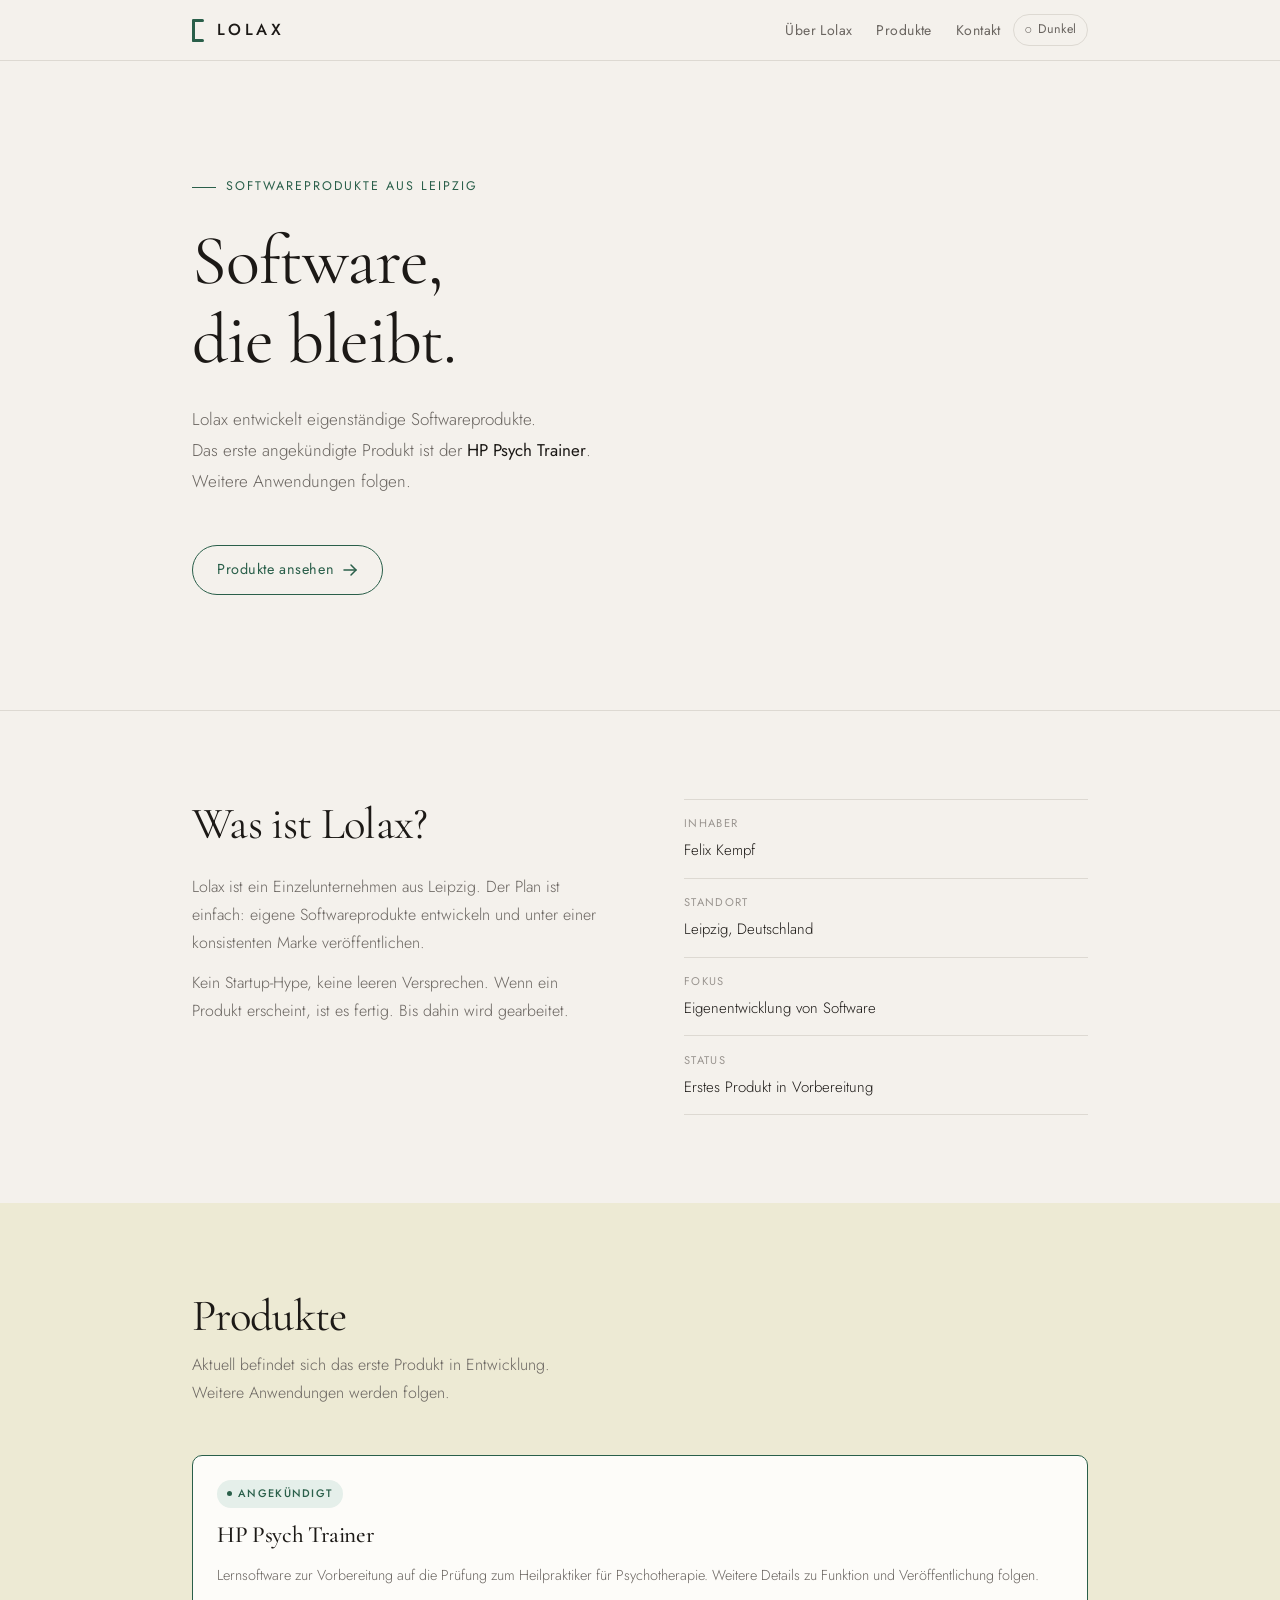
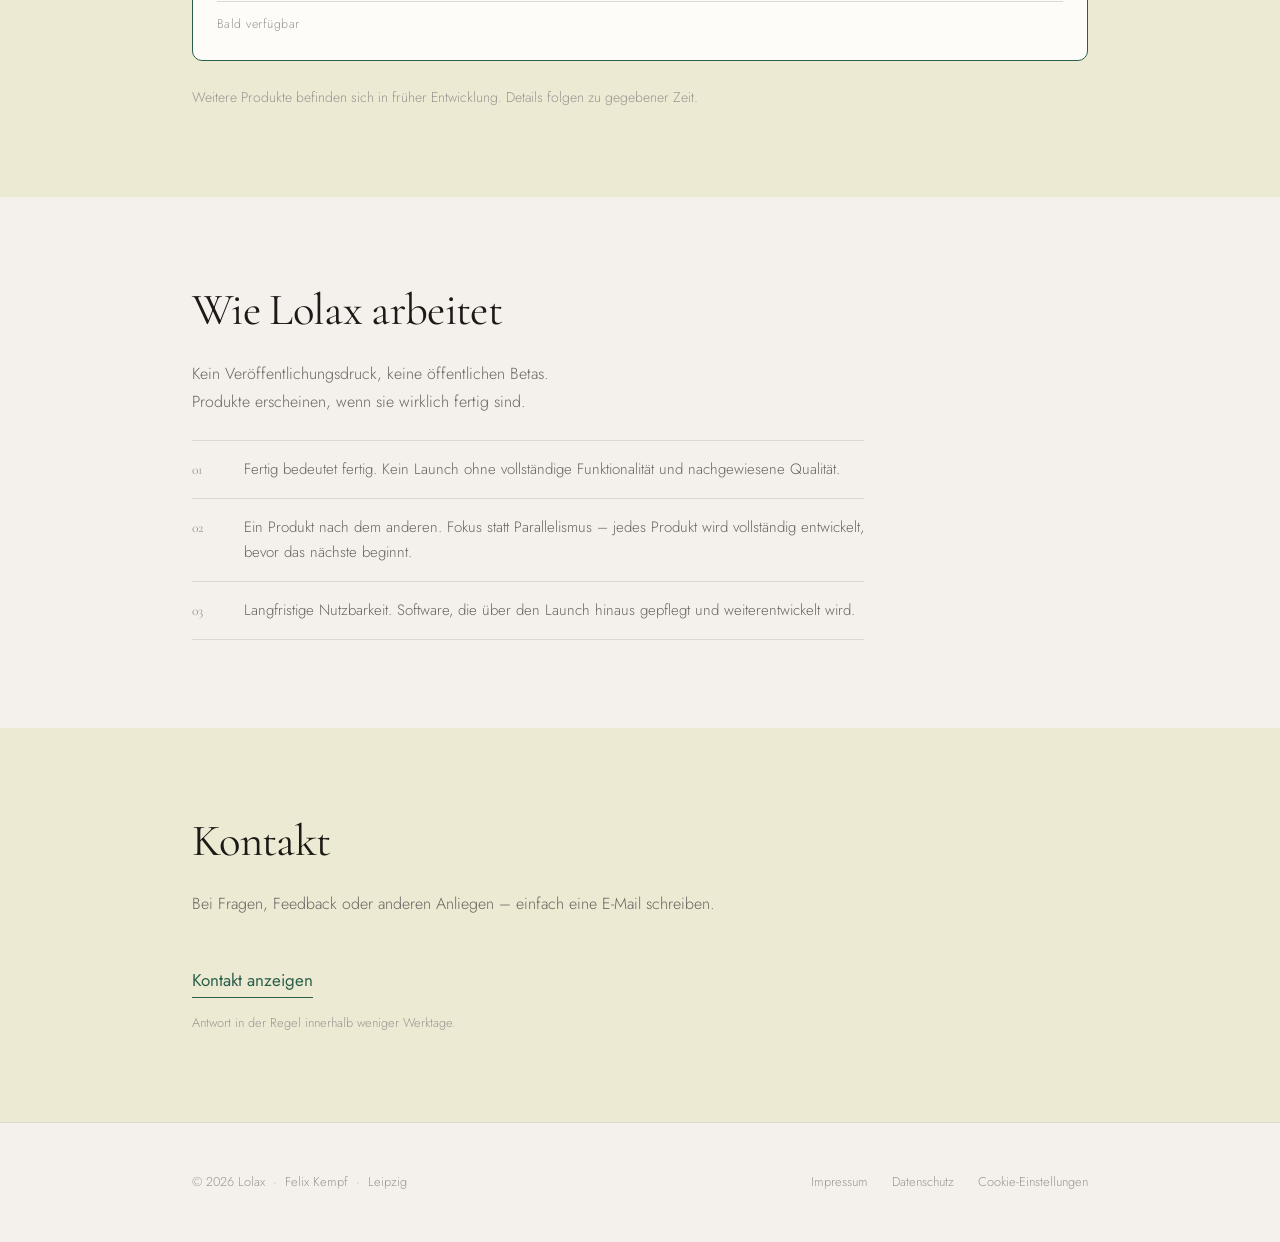
<file: index.html>
<!DOCTYPE html>
<html lang="de">
<head>
  <meta charset="UTF-8">
  <meta name="viewport" content="width=device-width, initial-scale=1.0">
  <meta name="theme-color" content="#2A5F4A" media="(prefers-color-scheme: light)">
  <meta name="theme-color" content="#4D9478" media="(prefers-color-scheme: dark)">
  <meta name="referrer" content="strict-origin-when-cross-origin">

  <title>Lolax – Software von Felix Kempf</title>
  <meta name="description" content="Lolax entwickelt eigenständige Softwareprodukte aus Leipzig. Erstes angekündigtes Produkt: HP Psych Trainer. Weitere Anwendungen folgen.">

  <!-- Open Graph -->
  <meta property="og:title"       content="Lolax – Software von Felix Kempf">
  <meta property="og:description" content="Eigenständige Softwareprodukte, entwickelt unter einem gemeinsamen Namen. Erstes angekündigtes Produkt: HP Psych Trainer.">
  <meta property="og:type"        content="website">
  <meta property="og:url"         content="https://lolax.de/">
  <meta property="og:locale"      content="de_DE">
  <meta property="og:image"        content="https://lolax.de/og-image.png">
  <meta property="og:image:secure_url" content="https://lolax.de/og-image.png">
  <meta property="og:image:type"   content="image/png">
  <meta property="og:image:width"  content="1200">
  <meta property="og:image:height" content="630">
  <meta property="og:image:alt"    content="Lolax Logo und Schriftzug auf dunklem Hintergrund">
  <meta name="twitter:card"        content="summary_large_image">
  <meta name="twitter:image"       content="https://lolax.de/og-image.png">

  <link rel="icon" href="favicon.svg" type="image/svg+xml">
  <link rel="apple-touch-icon" href="apple-touch-icon.png">
  <link rel="canonical" href="https://lolax.de/">

  <link rel="stylesheet" href="style.css">

  <!-- Prevent flash of wrong theme -->
  <script>
    (function(){
      try {
        var t = localStorage.getItem('lolax-theme') ||
          (window.matchMedia('(prefers-color-scheme: dark)').matches ? 'dark' : 'light');
        document.documentElement.setAttribute('data-theme', t);
      } catch(e){}
    })();
  </script>
</head>
<body>

  <!-- Skip link for accessibility -->
  <a href="#main-content" class="skip-link">Zum Hauptinhalt springen</a>

  <!-- ═══════════════════════════════════════════
       HEADER
  ════════════════════════════════════════════ -->
  <header class="header" role="banner">
    <div class="container">
      <div class="header__inner">

        <!-- Logo -->
        <a href="/" class="logo" aria-label="Lolax – Startseite">
          <span class="logo__mark" aria-hidden="true">
            <svg width="15" height="23" viewBox="0 0 15 23" fill="none" xmlns="http://www.w3.org/2000/svg">
              <rect x="0"   y="0"  width="3" height="23" rx="1.5" fill="currentColor"/>
              <rect x="0"   y="0"  width="12" height="3" rx="1.5" fill="currentColor"/>
              <rect x="0"   y="20" width="12" height="3" rx="1.5" fill="currentColor"/>
            </svg>
          </span>
          <span class="logo__wordmark">LOLAX</span>
        </a>

        <!-- Navigation -->
        <nav class="nav" aria-label="Hauptnavigation">
          <ul class="nav__list" id="nav-list" role="list">
            <li><a href="#ueber-lolax" class="nav__link">Über Lolax</a></li>
            <li><a href="#produkte"    class="nav__link">Produkte</a></li>
            <li><a href="#kontakt"     class="nav__link">Kontakt</a></li>
          </ul>

          <!-- Theme toggle -->
          <button class="theme-toggle" id="theme-toggle" type="button" aria-label="Dunkles Design aktivieren">
            <span class="theme-toggle__icon" aria-hidden="true">○</span>
            <span class="theme-toggle__label">Dunkel</span>
          </button>

          <!-- Hamburger (mobile) -->
          <button
            class="nav__hamburger"
            id="nav-hamburger"
            type="button"
            aria-label="Navigation öffnen"
            aria-expanded="false"
            aria-controls="nav-list"
          >
            <svg width="22" height="22" viewBox="0 0 22 22" fill="none" stroke="currentColor" stroke-width="1.5" stroke-linecap="round" aria-hidden="true">
              <line x1="3" y1="7"  x2="19" y2="7"/>
              <line x1="3" y1="15" x2="19" y2="15"/>
            </svg>
          </button>
        </nav>

      </div>
    </div>
  </header>

  <!-- ═══════════════════════════════════════════
       MAIN
  ════════════════════════════════════════════ -->
  <main id="main-content">

    <!-- ─── HERO ─────────────────────────────── -->
    <section class="section hero" aria-labelledby="hero-heading">
      <div class="container">

        <p class="hero__kicker" aria-label="Softwareprodukte aus Leipzig">Softwareprodukte aus Leipzig</p>

        <h1 class="hero__headline reveal" id="hero-heading">
          Software,<br>die bleibt.
        </h1>

        <p class="hero__sub reveal d1">
          Lolax entwickelt eigenständige Softwareprodukte.<br>
          Das erste angekündigte Produkt ist der <strong>HP Psych Trainer</strong>.<br>
          Weitere Anwendungen folgen.
        </p>

        <a href="#produkte" class="hero__cta reveal d2">
          Produkte ansehen
          <svg width="16" height="16" viewBox="0 0 16 16" fill="none" stroke="currentColor" stroke-width="1.5" stroke-linecap="round" stroke-linejoin="round" aria-hidden="true">
            <line x1="2" y1="8" x2="14" y2="8"/>
            <polyline points="9,3 14,8 9,13"/>
          </svg>
        </a>

      </div>
    </section>

    <!-- ─── ÜBER LOLAX ───────────────────────── -->
    <section class="section" id="ueber-lolax" aria-labelledby="about-heading">
      <div class="container">
        <div class="about__grid">

          <div>
            <h2 class="about__title reveal" id="about-heading">Was ist Lolax?</h2>
            <p class="about__text reveal d1">
              Lolax ist ein Einzelunternehmen aus Leipzig. Der Plan ist einfach:
              eigene Softwareprodukte entwickeln und unter einer konsistenten
              Marke veröffentlichen.
            </p>
            <p class="about__text reveal d1">
              Kein Startup-Hype, keine leeren Versprechen. Wenn ein Produkt
              erscheint, ist es fertig. Bis dahin wird gearbeitet.
            </p>
          </div>

          <div class="about__meta reveal d2">
            <div class="about__meta-item">
              <span class="about__meta-label">Inhaber</span>
              <span class="about__meta-value">Felix Kempf</span>
            </div>
            <div class="about__meta-item">
              <span class="about__meta-label">Standort</span>
              <span class="about__meta-value">Leipzig, Deutschland</span>
            </div>
            <div class="about__meta-item">
              <span class="about__meta-label">Fokus</span>
              <span class="about__meta-value">Eigenentwicklung von Software</span>
            </div>
            <div class="about__meta-item">
              <span class="about__meta-label">Status</span>
              <span class="about__meta-value">Erstes Produkt in Vorbereitung</span>
            </div>
          </div>

        </div>
      </div>
    </section>

    <!-- ─── PRODUKTE ─────────────────────────── -->
    <section class="section section--alt" id="produkte" aria-labelledby="products-heading">
      <div class="container">

        <header class="products__header">
          <h2 class="products__title reveal" id="products-heading">Produkte</h2>
          <p class="products__desc reveal d1">
            Aktuell befindet sich das erste Produkt in Entwicklung.<br>
            Weitere Anwendungen werden folgen.
          </p>
        </header>

        <div class="products__grid">

          <!-- HP Psych Trainer – angekündigt -->
          <article class="product-card product-card--featured reveal" aria-label="HP Psych Trainer, angekündigt">
            <span class="badge badge--soon">
              <span class="badge__dot" aria-hidden="true"></span>
              Angekündigt
            </span>
            <h3 class="product-card__name">HP Psych Trainer</h3>
            <p class="product-card__desc">
              Lernsoftware zur Vorbereitung auf die Prüfung zum
              Heilpraktiker für Psychotherapie. Weitere Details zu
              Funktion und Veröffentlichung folgen.
            </p>
            <p class="product-card__foot">Bald verfügbar</p>
          </article>

        </div>
        <p class="products__more reveal d1">Weitere Produkte befinden sich in früher Entwicklung. Details folgen zu gegebener Zeit.</p>
      </div>
    </section>

    <!-- ─── WIE LOLAX ARBEITET ───────────────── -->
    <section class="section" aria-labelledby="focus-heading">
      <div class="container">
        <div class="focus__inner">
          <h2 class="focus__title reveal" id="focus-heading">Wie Lolax arbeitet</h2>
          <p class="focus__lead reveal d1">
            Kein Veröffentlichungsdruck, keine öffentlichen Betas.
            Produkte erscheinen, wenn sie wirklich fertig sind.
          </p>
          <ul class="focus__list" role="list">
            <li class="focus__item reveal d1">
              <span class="focus__num" aria-hidden="true">01</span>
              <span class="focus__text">Fertig bedeutet fertig. Kein Launch ohne vollständige Funktionalität und nachgewiesene Qualität.</span>
            </li>
            <li class="focus__item reveal d2">
              <span class="focus__num" aria-hidden="true">02</span>
              <span class="focus__text">Ein Produkt nach dem anderen. Fokus statt Parallelismus – jedes Produkt wird vollständig entwickelt, bevor das nächste beginnt.</span>
            </li>
            <li class="focus__item reveal d3">
              <span class="focus__num" aria-hidden="true">03</span>
              <span class="focus__text">Langfristige Nutzbarkeit. Software, die über den Launch hinaus gepflegt und weiterentwickelt wird.</span>
            </li>
          </ul>
        </div>
      </div>
    </section>

    <!-- ─── KONTAKT ──────────────────────────── -->
    <section class="section section--alt" id="kontakt" aria-labelledby="contact-heading">
      <div class="container">
        <div class="contact__inner">

          <div>
            <h2 class="contact__title reveal" id="contact-heading">Kontakt</h2>
            <p class="contact__text reveal d1">
              Bei Fragen, Feedback oder anderen Anliegen – einfach eine E-Mail schreiben.
            </p>
            <div class="contact__email-wrap reveal d2" id="xm0"></div>
            <noscript><span class="contact__note">Kontakt auf Anfrage</span></noscript>
            <p class="contact__note reveal d2">
              Antwort in der Regel innerhalb weniger Werktage.
            </p>
          </div>

        </div>
      </div>
    </section>

  </main>

  <!-- ═══════════════════════════════════════════
       FOOTER
  ════════════════════════════════════════════ -->
  <footer class="footer" role="contentinfo">
    <div class="container">
      <div class="footer__inner">
        <p class="footer__copy">© 2026 Lolax &nbsp;·&nbsp; Felix Kempf &nbsp;·&nbsp; Leipzig</p>
        <nav class="footer__links" aria-label="Rechtliche Links">
          <a href="impressum.html"   class="footer__link">Impressum</a>
          <a href="datenschutz.html" class="footer__link">Datenschutz</a>
          <button type="button" class="footer__link" data-consent-open>Cookie-Einstellungen</button>
        </nav>
      </div>
    </div>
  </footer>

  <div id="consent-root" hidden></div>
  <script src="consent.js"></script>
  <script src="obf-util.js"></script>
  <script>
  (function(){
    if (!window._lx) return;
    var _t = ['fe','lix','-ke','mpf','@','outl','ook','.com'];
    var _o = [0,1,2,3,4,5,6,7];
    window._lx.v('xm0', _t, _o, 'mail'+'to:');
  })();
  </script>
  <script src="main.js"></script>
</body>
</html>
</file>
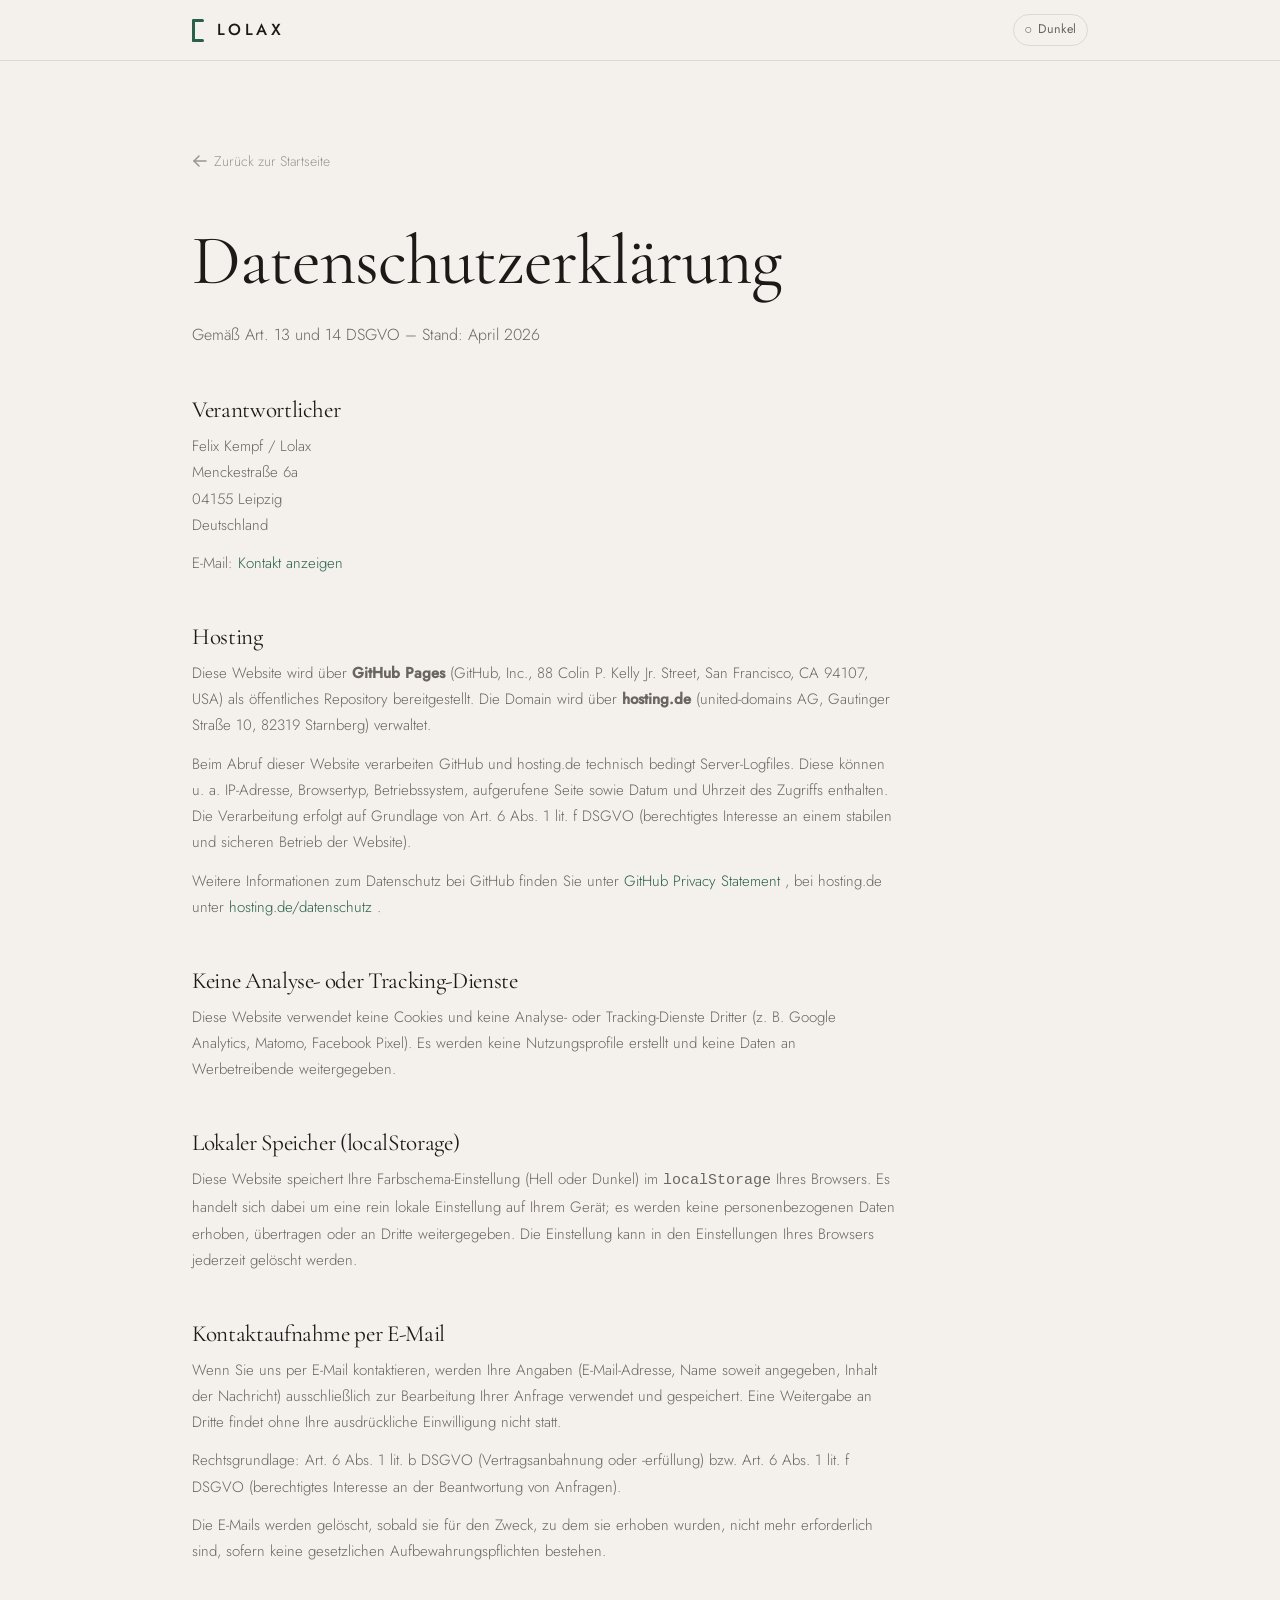
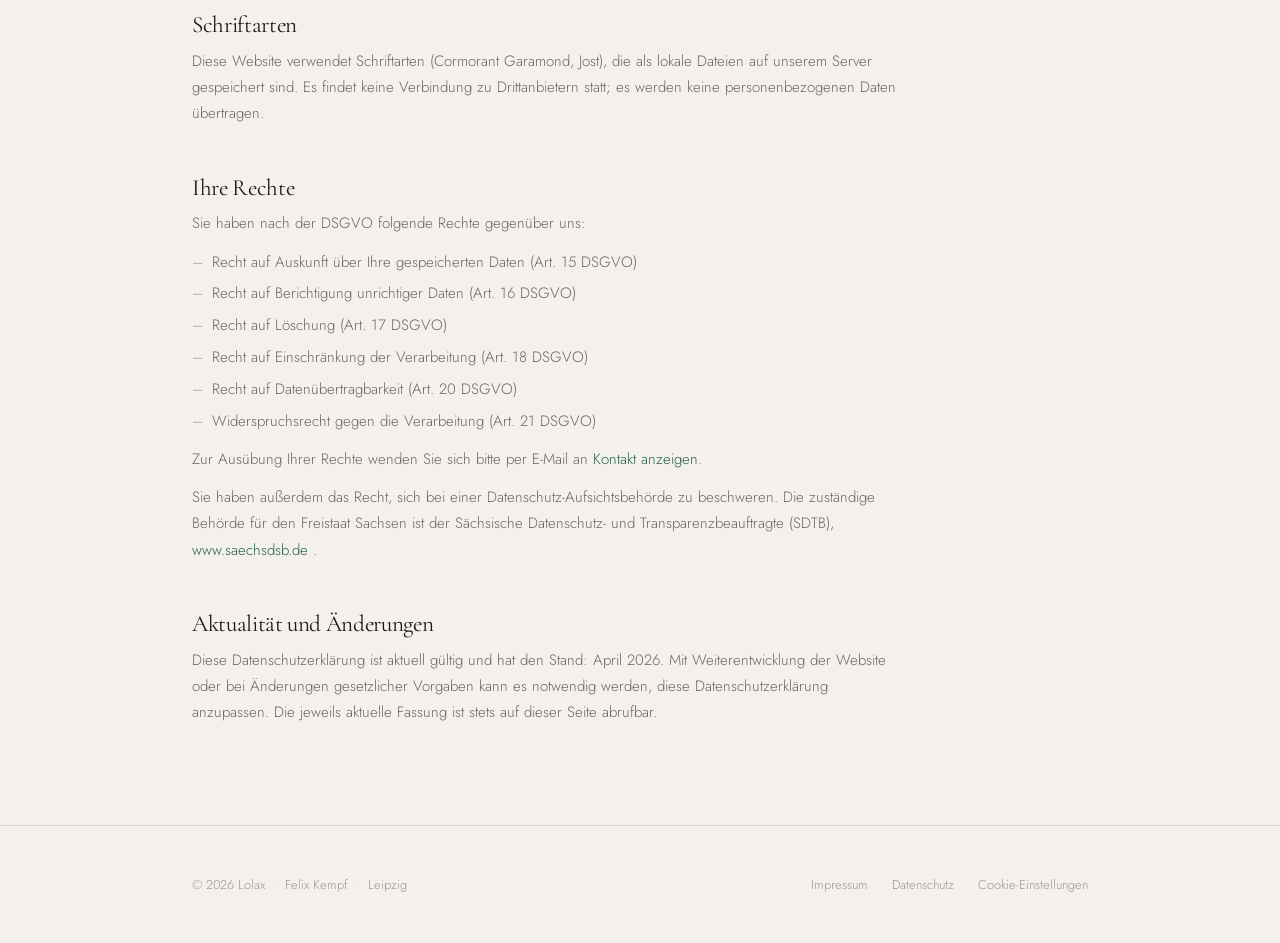
<file: datenschutz.html>
<!DOCTYPE html>
<html lang="de">
<head>
  <meta charset="UTF-8">
  <meta name="viewport" content="width=device-width, initial-scale=1.0">
  <meta name="theme-color" content="#2A5F4A" media="(prefers-color-scheme: light)">
  <meta name="theme-color" content="#4D9478" media="(prefers-color-scheme: dark)">
  <meta name="referrer" content="strict-origin-when-cross-origin">

  <title>Datenschutzerklärung – Lolax</title>
  <meta name="description" content="Datenschutzerklärung – Lolax">
  <meta name="robots" content="noindex, follow">
  <link rel="icon" href="favicon.svg" type="image/svg+xml">
  <link rel="apple-touch-icon" href="apple-touch-icon.png">

  <link rel="stylesheet" href="style.css">

  <script>
    (function(){
      try {
        var t = localStorage.getItem('lolax-theme') ||
          (window.matchMedia('(prefers-color-scheme: dark)').matches ? 'dark' : 'light');
        document.documentElement.setAttribute('data-theme', t);
      } catch(e){}
    })();
  </script>
</head>
<body>

  <a href="#main-content" class="skip-link">Zum Hauptinhalt springen</a>

  <!-- HEADER -->
  <header class="header" role="banner">
    <div class="container">
      <div class="header__inner">

        <a href="/" class="logo" aria-label="Lolax – Zur Startseite">
          <span class="logo__mark" aria-hidden="true">
            <svg width="15" height="23" viewBox="0 0 15 23" fill="none" xmlns="http://www.w3.org/2000/svg">
              <rect x="0"  y="0"  width="3"  height="23" rx="1.5" fill="currentColor"/>
              <rect x="0"  y="0"  width="12" height="3"  rx="1.5" fill="currentColor"/>
              <rect x="0"  y="20" width="12" height="3"  rx="1.5" fill="currentColor"/>
            </svg>
          </span>
          <span class="logo__wordmark">LOLAX</span>
        </a>

        <button class="theme-toggle" id="theme-toggle" type="button" aria-label="Dunkles Design aktivieren">
          <span class="theme-toggle__icon" aria-hidden="true">○</span>
          <span class="theme-toggle__label">Dunkel</span>
        </button>

      </div>
    </div>
  </header>

  <!-- MAIN -->
  <main id="main-content">
    <div class="container">
      <div class="legal-page">

        <a href="/" class="legal-page__back">
          <svg width="16" height="16" viewBox="0 0 16 16" fill="none" stroke="currentColor" stroke-width="1.5" stroke-linecap="round" stroke-linejoin="round" aria-hidden="true">
            <line x1="14" y1="8" x2="2" y2="8"/>
            <polyline points="7,13 2,8 7,3"/>
          </svg>
          Zurück zur Startseite
        </a>

        <h1 class="legal-page__title">Datenschutzerklärung</h1>
        <p class="legal-page__subtitle">Gemäß Art. 13 und 14 DSGVO – Stand: April 2026</p>

        <div class="legal-content">

          <!-- 1 -->
          <h2>Verantwortlicher</h2>
          <p id="da0"></p>
          <noscript><p>Adresse auf Anfrage</p></noscript>
          <p>E-Mail: <span id="dm0"></span><noscript>Kontakt auf Anfrage</noscript></p>

          <h2>Hosting</h2>
          <p>
            Diese Website wird über
            <strong>GitHub Pages</strong> (GitHub, Inc., 88 Colin P. Kelly Jr. Street,
            San Francisco, CA 94107, USA) als öffentliches Repository bereitgestellt.
            Die Domain wird über <strong>hosting.de</strong> (united-domains AG,
            Gautinger Straße 10, 82319 Starnberg) verwaltet.
          </p>
          <p>
            Beim Abruf dieser Website verarbeiten GitHub und hosting.de
            technisch bedingt Server-Logfiles. Diese können u.&nbsp;a.
            IP-Adresse, Browsertyp, Betriebssystem, aufgerufene Seite sowie
            Datum und Uhrzeit des Zugriffs enthalten. Die Verarbeitung erfolgt
            auf Grundlage von Art. 6 Abs. 1 lit. f DSGVO (berechtigtes
            Interesse an einem stabilen und sicheren Betrieb der Website).
          </p>
          <p>
            Weitere Informationen zum Datenschutz bei GitHub finden Sie unter
            <a href="https://docs.github.com/en/site-policy/privacy-policies/github-general-privacy-statement" target="_blank" rel="noopener noreferrer">
              GitHub Privacy Statement
            </a>, bei hosting.de unter
            <a href="https://www.hosting.de/datenschutz/" target="_blank" rel="noopener noreferrer">
              hosting.de/datenschutz
            </a>.
          </p>

          <!-- 3 -->
          <h2>Keine Analyse- oder Tracking-Dienste</h2>
          <p>
            Diese Website verwendet keine Cookies und keine
            Analyse- oder Tracking-Dienste Dritter (z.&nbsp;B. Google Analytics,
            Matomo, Facebook Pixel). Es werden keine Nutzungsprofile erstellt
            und keine Daten an Werbetreibende weitergegeben.
          </p>

          <!-- 4 -->
          <h2>Lokaler Speicher (localStorage)</h2>
          <p>
            Diese Website speichert Ihre Farbschema-Einstellung
            (Hell oder Dunkel) im <code>localStorage</code> Ihres Browsers.
            Es handelt sich dabei um eine rein lokale Einstellung auf Ihrem
            Gerät; es werden keine personenbezogenen Daten erhoben,
            übertragen oder an Dritte weitergegeben. Die Einstellung kann
            in den Einstellungen Ihres Browsers jederzeit gelöscht werden.
          </p>

          <!-- 5 -->
          <h2>Kontaktaufnahme per E-Mail</h2>
          <p>
            Wenn Sie uns per E-Mail kontaktieren, werden Ihre Angaben
            (E-Mail-Adresse, Name soweit angegeben, Inhalt der Nachricht)
            ausschließlich zur Bearbeitung Ihrer Anfrage verwendet und
            gespeichert. Eine Weitergabe an Dritte findet ohne Ihre
            ausdrückliche Einwilligung nicht statt.
          </p>
          <p>
            Rechtsgrundlage: Art. 6 Abs. 1 lit. b DSGVO (Vertragsanbahnung
            oder -erfüllung) bzw. Art. 6 Abs. 1 lit. f DSGVO (berechtigtes
            Interesse an der Beantwortung von Anfragen).
          </p>
          <p>
            Die E-Mails werden gelöscht, sobald sie für den Zweck,
            zu dem sie erhoben wurden, nicht mehr erforderlich sind,
            sofern keine gesetzlichen Aufbewahrungspflichten bestehen.
          </p>

          <!-- 6 -->
          <h2>Schriftarten</h2>
          <p>
            Diese Website verwendet Schriftarten (Cormorant Garamond, Jost),
            die als lokale Dateien auf unserem Server gespeichert sind. Es
            findet keine Verbindung zu Drittanbietern statt; es werden keine
            personenbezogenen Daten übertragen.
          </p>

          <!-- 7 -->
          <h2>Ihre Rechte</h2>
          <p>Sie haben nach der DSGVO folgende Rechte gegenüber uns:</p>
          <ul>
            <li>Recht auf Auskunft über Ihre gespeicherten Daten (Art. 15 DSGVO)</li>
            <li>Recht auf Berichtigung unrichtiger Daten (Art. 16 DSGVO)</li>
            <li>Recht auf Löschung (Art. 17 DSGVO)</li>
            <li>Recht auf Einschränkung der Verarbeitung (Art. 18 DSGVO)</li>
            <li>Recht auf Datenübertragbarkeit (Art. 20 DSGVO)</li>
            <li>Widerspruchsrecht gegen die Verarbeitung (Art. 21 DSGVO)</li>
          </ul>
          <p>
            Zur Ausübung Ihrer Rechte wenden Sie sich bitte per E-Mail an
            <span id="dm1"></span><noscript>Kontakt auf Anfrage</noscript>.
          </p>
          <p>
            Sie haben außerdem das Recht, sich bei einer
            Datenschutz-Aufsichtsbehörde zu beschweren. Die zuständige
            Behörde für den Freistaat Sachsen ist der
            Sächsische Datenschutz- und Transparenzbeauftragte (SDTB),
            <a href="https://www.saechsdsb.de" target="_blank" rel="noopener noreferrer">
              www.saechsdsb.de
            </a>.
          </p>

          <!-- 8 -->
          <h2>Aktualität und Änderungen</h2>
          <p>
            Diese Datenschutzerklärung ist aktuell gültig und hat den
            Stand: April 2026. Mit Weiterentwicklung der Website oder bei
            Änderungen gesetzlicher Vorgaben kann es notwendig werden,
            diese Datenschutzerklärung anzupassen. Die jeweils aktuelle
            Fassung ist stets auf dieser Seite abrufbar.
          </p>

        </div>
      </div>
    </div>
  </main>

  <!-- FOOTER -->
  <footer class="footer" role="contentinfo">
    <div class="container">
      <div class="footer__inner">
        <p class="footer__copy">© 2026 Lolax &nbsp;·&nbsp; Felix Kempf &nbsp;·&nbsp; Leipzig</p>
        <nav class="footer__links" aria-label="Rechtliche Links">
          <a href="impressum.html"   class="footer__link">Impressum</a>
          <a href="datenschutz.html" class="footer__link">Datenschutz</a>
          <button type="button" class="footer__link" data-consent-open>Cookie-Einstellungen</button>
        </nav>
      </div>
    </div>
  </footer>

  <div id="consent-root" hidden></div>
  <script src="consent.js"></script>
  <script src="obf-util.js"></script>
  <script>
  (function(){
    if (!window._lx) return;
    var _n  = 'Felix' + ' Ke' + 'mpf';
    var _co = 'Lo' + 'lax';
    var _st = 'Mencke' + 'stra\xdfe' + ' 6a';
    var _zc = '041' + '55 Le' + 'ipzig';
    var _ln = 'Deutsch' + 'land';
    window._lx.b('da0', [_n + ' / ' + _co, _st, _zc, _ln]);
    var _t = ['fe','lix','-ke','mpf','@','outl','ook','.com'];
    var _o = [0,1,2,3,4,5,6,7];
    window._lx.v('dm0', _t, _o, 'mail'+'to:');
    window._lx.v('dm1', _t, _o, 'mail'+'to:');
  })();
  </script>
  <script src="main.js"></script>
</body>
</html>
</file>
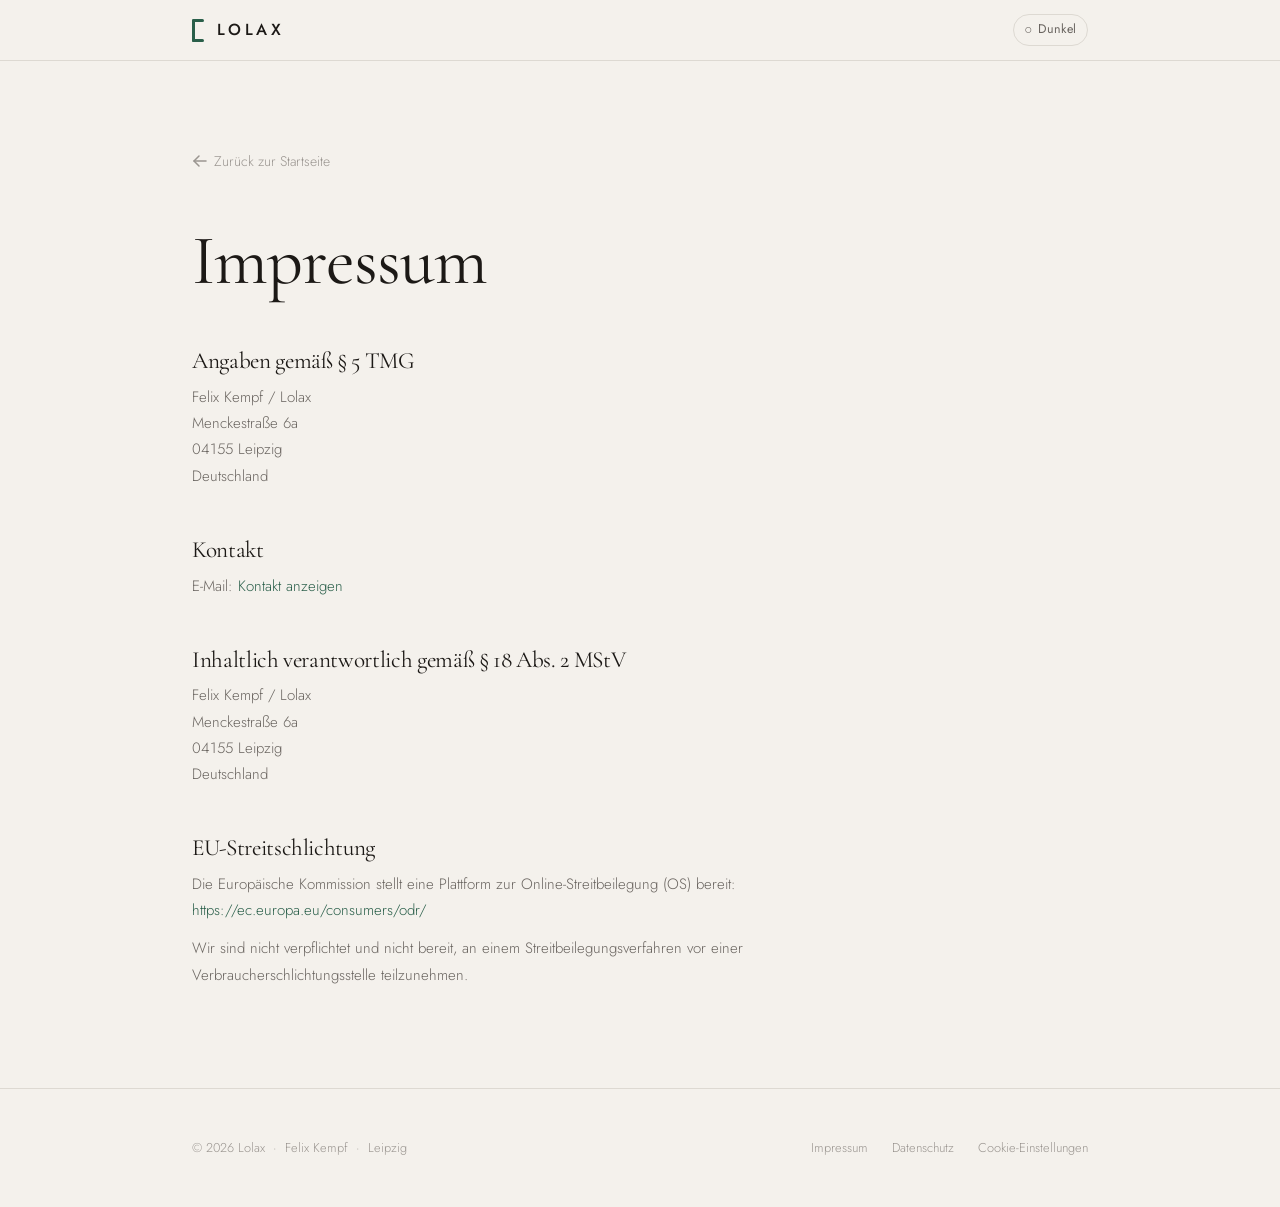
<file: impressum.html>
<!DOCTYPE html>
<html lang="de">
<head>
  <meta charset="UTF-8">
  <meta name="viewport" content="width=device-width, initial-scale=1.0">
  <meta name="theme-color" content="#2A5F4A" media="(prefers-color-scheme: light)">
  <meta name="theme-color" content="#4D9478" media="(prefers-color-scheme: dark)">
  <meta name="referrer" content="strict-origin-when-cross-origin">

  <title>Impressum – Lolax</title>
  <meta name="description" content="Impressum – Lolax">
  <meta name="robots" content="noindex, follow">
  <link rel="icon" href="favicon.svg" type="image/svg+xml">
  <link rel="apple-touch-icon" href="apple-touch-icon.png">

  <link rel="stylesheet" href="style.css">

  <script>
    (function(){
      try {
        var t = localStorage.getItem('lolax-theme') ||
          (window.matchMedia('(prefers-color-scheme: dark)').matches ? 'dark' : 'light');
        document.documentElement.setAttribute('data-theme', t);
      } catch(e){}
    })();
  </script>
</head>
<body>

  <a href="#main-content" class="skip-link">Zum Hauptinhalt springen</a>

  <!-- HEADER -->
  <header class="header" role="banner">
    <div class="container">
      <div class="header__inner">

        <a href="/" class="logo" aria-label="Lolax – Zur Startseite">
          <span class="logo__mark" aria-hidden="true">
            <svg width="15" height="23" viewBox="0 0 15 23" fill="none" xmlns="http://www.w3.org/2000/svg">
              <rect x="0"  y="0"  width="3"  height="23" rx="1.5" fill="currentColor"/>
              <rect x="0"  y="0"  width="12" height="3"  rx="1.5" fill="currentColor"/>
              <rect x="0"  y="20" width="12" height="3"  rx="1.5" fill="currentColor"/>
            </svg>
          </span>
          <span class="logo__wordmark">LOLAX</span>
        </a>

        <button class="theme-toggle" id="theme-toggle" type="button" aria-label="Dunkles Design aktivieren">
          <span class="theme-toggle__icon" aria-hidden="true">○</span>
          <span class="theme-toggle__label">Dunkel</span>
        </button>

      </div>
    </div>
  </header>

  <!-- MAIN -->
  <main id="main-content">
    <div class="container">
      <div class="legal-page">

        <a href="/" class="legal-page__back">
          <svg width="16" height="16" viewBox="0 0 16 16" fill="none" stroke="currentColor" stroke-width="1.5" stroke-linecap="round" stroke-linejoin="round" aria-hidden="true">
            <line x1="14" y1="8" x2="2" y2="8"/>
            <polyline points="7,13 2,8 7,3"/>
          </svg>
          Zurück zur Startseite
        </a>

        <h1 class="legal-page__title">Impressum</h1>

        <div class="legal-content">

          <h2>Angaben gemäß § 5 TMG</h2>
          <p id="ia0"></p>
          <noscript><p>Adresse auf Anfrage</p></noscript>

          <h2>Kontakt</h2>
          <p>E-Mail: <span id="im0"></span><noscript>Kontakt auf Anfrage</noscript></p>

          <h2>Inhaltlich verantwortlich gemäß § 18 Abs. 2 MStV</h2>
          <p id="ia1"></p>
          <noscript><p>Adresse auf Anfrage</p></noscript>

          <h2>EU-Streitschlichtung</h2>
          <p>
            Die Europäische Kommission stellt eine Plattform zur
            Online-Streitbeilegung (OS) bereit:
            <a href="https://ec.europa.eu/consumers/odr/" target="_blank" rel="noopener noreferrer">
              https://ec.europa.eu/consumers/odr/
            </a>
          </p>
          <p>
            Wir sind nicht verpflichtet und nicht bereit, an einem
            Streitbeilegungsverfahren vor einer
            Verbraucherschlichtungsstelle teilzunehmen.
          </p>

        </div>
      </div>
    </div>
  </main>

  <!-- FOOTER -->
  <footer class="footer" role="contentinfo">
    <div class="container">
      <div class="footer__inner">
        <p class="footer__copy">© 2026 Lolax &nbsp;·&nbsp; Felix Kempf &nbsp;·&nbsp; Leipzig</p>
        <nav class="footer__links" aria-label="Rechtliche Links">
          <a href="impressum.html"   class="footer__link">Impressum</a>
          <a href="datenschutz.html" class="footer__link">Datenschutz</a>
          <button type="button" class="footer__link" data-consent-open>Cookie-Einstellungen</button>
        </nav>
      </div>
    </div>
  </footer>

  <div id="consent-root" hidden></div>
  <script src="consent.js"></script>
  <script src="obf-util.js"></script>
  <script>
  (function(){
    if (!window._lx) return;
    var _n  = 'Felix' + ' Ke' + 'mpf';
    var _co = 'Lo' + 'lax';
    var _st = 'Mencke' + 'stra\xdfe' + ' 6a';
    var _zc = '041' + '55 Le' + 'ipzig';
    var _ln = 'Deutsch' + 'land';
    window._lx.b('ia0', [_n + ' / ' + _co, _st, _zc, _ln]);
    window._lx.b('ia1', [_n + ' / ' + _co, _st, _zc, _ln]);
    var _t = ['fe','lix','-ke','mpf','@','outl','ook','.com'];
    var _o = [0,1,2,3,4,5,6,7];
    window._lx.v('im0', _t, _o, 'mail'+'to:');
  })();
  </script>
  <script src="main.js"></script>
</body>
</html>
</file>
<file: style.css>
/* =============================================
   FONTS
   ============================================= */
@font-face {
  font-family: 'Cormorant Garamond';
  font-style: normal;
  font-weight: 400;
  font-display: swap;
  src: url('fonts/cormorant-garamond-400.woff2') format('woff2');
}
@font-face {
  font-family: 'Cormorant Garamond';
  font-style: italic;
  font-weight: 400;
  font-display: swap;
  src: url('fonts/cormorant-garamond-400italic.woff2') format('woff2');
}
@font-face {
  font-family: 'Cormorant Garamond';
  font-style: normal;
  font-weight: 500;
  font-display: swap;
  src: url('fonts/cormorant-garamond-500.woff2') format('woff2');
}
@font-face {
  font-family: 'Cormorant Garamond';
  font-style: normal;
  font-weight: 600;
  font-display: swap;
  src: url('fonts/cormorant-garamond-600.woff2') format('woff2');
}
@font-face {
  font-family: 'Jost';
  font-style: normal;
  font-weight: 300;
  font-display: swap;
  src: url('fonts/jost-300.woff2') format('woff2');
}
@font-face {
  font-family: 'Jost';
  font-style: normal;
  font-weight: 400;
  font-display: swap;
  src: url('fonts/jost-400.woff2') format('woff2');
}
@font-face {
  font-family: 'Jost';
  font-style: normal;
  font-weight: 500;
  font-display: swap;
  src: url('fonts/jost-500.woff2') format('woff2');
}

/* =============================================
   LOLAX – DESIGN TOKENS / CONFIG
   Edit brand values here first.
   ============================================= */
:root {
  /* Colors – Light Mode */
  --clr-bg:           #F4F1EC;
  --clr-bg-alt:       #EDEAD4;  /* warm parchment */
  --clr-surface:      #FDFCF9;
  --clr-text:         #1C1916;
  --clr-text-2:       #6A6560;
  --clr-text-3:       #9A9590;
  --clr-accent:       #2A5F4A;
  --clr-accent-hover: #1E4A38;
  --clr-accent-bg:    #E5EFEA;
  --clr-border:       #DDD9D2;

  /* Typography */
  --font-display: 'Cormorant Garamond', 'Palatino Linotype', Georgia, serif;
  --font-body:    'Jost', 'Helvetica Neue', Arial, sans-serif;

  /* Spacing */
  --space-xs:  0.375rem;
  --space-sm:  0.75rem;
  --space-md:  1.5rem;
  --space-lg:  3rem;
  --space-xl:  5.5rem;

  /* Layout */
  --max-w:     62rem;
  --radius-sm: 4px;
  --radius-md: 10px;

  /* Transitions */
  --ease: 200ms ease;
}

[data-theme="dark"] {
  --clr-bg:           #131210;
  --clr-bg-alt:       #191816;
  --clr-surface:      #1F1E1B;
  --clr-text:         #EDE9E2;
  --clr-text-2:       #8A8680;
  --clr-text-3:       #55524E;
  --clr-accent:       #4D9478;
  --clr-accent-hover: #5CA888;
  --clr-accent-bg:    #162820;
  --clr-border:       #2A2820;
}

/* =============================================
   RESET
   ============================================= */
*, *::before, *::after { box-sizing: border-box; margin: 0; padding: 0; }

html {
  scroll-behavior: smooth;
  -webkit-text-size-adjust: 100%;
}

@media (prefers-reduced-motion: reduce) {
  html { scroll-behavior: auto; }
  *, *::before, *::after {
    animation-duration: 0.01ms !important;
    transition-duration: 0.01ms !important;
  }
}

body {
  font-family: var(--font-body);
  font-weight: 300;
  font-size: 1rem;
  line-height: 1.75;
  background-color: var(--clr-bg);
  color: var(--clr-text);
  -webkit-font-smoothing: antialiased;
  transition: background-color var(--ease), color var(--ease);
}

img, svg { display: block; max-width: 100%; }
a { color: inherit; text-decoration: none; }
ul, ol { list-style: none; }
button { font: inherit; }

/* =============================================
   SKIP LINK
   ============================================= */
.skip-link {
  position: absolute;
  top: -100%;
  left: 1rem;
  z-index: 200;
  background: var(--clr-accent);
  color: #fff;
  padding: 0.5rem 1.25rem;
  border-radius: 0 0 var(--radius-sm) var(--radius-sm);
  font-size: 0.875rem;
  font-weight: 400;
  transition: top 0.15s;
}
.skip-link:focus { top: 0; }

/* =============================================
   TYPOGRAPHY
   ============================================= */
h1, h2, h3 {
  font-family: var(--font-display);
  font-weight: 400;
  line-height: 1.12;
  letter-spacing: -0.015em;
  color: var(--clr-text);
}
h1 { font-size: clamp(2.6rem, 5.5vw, 4.75rem); }
h2 { font-size: clamp(1.75rem, 3.5vw, 2.9rem); }
h3 { font-size: 1.25rem; font-weight: 500; font-family: var(--font-body); }

p { color: var(--clr-text-2); }

/* =============================================
   LAYOUT UTILITIES
   ============================================= */
.container {
  width: 100%;
  max-width: var(--max-w);
  margin-inline: auto;
  padding-inline: clamp(1.25rem, 5vw, 3rem);
}

.section { padding-block: var(--space-xl); }
.section--alt { background-color: var(--clr-bg-alt); }

/* =============================================
   HEADER
   ============================================= */
.header {
  position: sticky;
  top: 0;
  z-index: 100;
  background-color: var(--clr-bg);
  border-bottom: 1px solid var(--clr-border);
  transition: background-color var(--ease), border-color var(--ease);
}

.header__inner {
  display: flex;
  align-items: center;
  justify-content: space-between;
  height: 3.75rem;
}

/* =============================================
   LOGO
   ============================================= */
.logo {
  display: flex;
  align-items: center;
  gap: 0.6rem;
  outline-offset: 4px;
  border-radius: 2px;
  transition: opacity var(--ease);
}
.logo:hover { opacity: 0.65; }
.logo:focus-visible { outline: 2px solid var(--clr-accent); }

.logo__mark { color: var(--clr-accent); flex-shrink: 0; }

.logo__wordmark {
  font-family: var(--font-body);
  font-weight: 500;
  font-size: 1rem;
  letter-spacing: 0.22em;
  text-transform: uppercase;
  color: var(--clr-text);
}

/* =============================================
   NAV
   ============================================= */
.nav {
  display: flex;
  align-items: center;
  gap: 0.75rem;
}

.nav__list {
  display: flex;
  align-items: center;
  gap: var(--space-md);
}

.nav__link {
  font-size: 0.875rem;
  font-weight: 400;
  letter-spacing: 0.03em;
  color: var(--clr-text-2);
  transition: color var(--ease);
  padding-block: 0.2rem;
  border-radius: 2px;
  outline-offset: 4px;
}
.nav__link:hover { color: var(--clr-text); }
.nav__link:focus-visible { outline: 2px solid var(--clr-accent); }

/* Dark Mode Toggle */
.theme-toggle {
  display: flex;
  align-items: center;
  gap: 0.35rem;
  background: none;
  border: 1px solid var(--clr-border);
  border-radius: 100px;
  padding: 0.28rem 0.65rem;
  cursor: pointer;
  font-size: 0.78rem;
  font-weight: 400;
  letter-spacing: 0.03em;
  color: var(--clr-text-2);
  transition: color var(--ease), border-color var(--ease);
  outline-offset: 4px;
}
.theme-toggle:hover { color: var(--clr-text); border-color: var(--clr-text-3); }
.theme-toggle:focus-visible { outline: 2px solid var(--clr-accent); }
.theme-toggle__icon { font-size: 0.85rem; line-height: 1; }

/* Mobile toggle */
.nav__hamburger {
  display: none;
  background: none;
  border: none;
  cursor: pointer;
  color: var(--clr-text);
  padding: 0.2rem;
  outline-offset: 4px;
  border-radius: 2px;
}
.nav__hamburger:focus-visible { outline: 2px solid var(--clr-accent); }

@media (max-width: 600px) {
  .nav__list {
    display: none;
    position: absolute;
    top: 3.75rem;
    left: 0; right: 0;
    flex-direction: column;
    align-items: flex-start;
    gap: 0;
    background-color: var(--clr-bg);
    border-bottom: 1px solid var(--clr-border);
    padding: 0.75rem clamp(1.25rem, 5vw, 3rem) 1.25rem;
    z-index: 99;
  }
  .nav__list.is-open { display: flex; }
  .nav__link { padding-block: 0.55rem; font-size: 0.9375rem; }
  .nav__hamburger { display: flex; }
}

/* =============================================
   HERO
   ============================================= */
.hero {
  padding-block: clamp(3.5rem, 9vw, 7.5rem);
  border-bottom: 1px solid var(--clr-border);
}

.hero__kicker {
  font-size: 0.78rem;
  font-weight: 400;
  letter-spacing: 0.16em;
  text-transform: uppercase;
  color: var(--clr-accent);
  margin-bottom: 1.5rem;
  display: flex;
  align-items: center;
  gap: 0.6rem;
}
.hero__kicker::before {
  content: '';
  display: inline-block;
  width: 1.5rem;
  height: 1px;
  background-color: var(--clr-accent);
  flex-shrink: 0;
}

.hero__headline { max-width: 14ch; margin-bottom: var(--space-md); }

.hero__sub {
  font-size: 1.0625rem;
  max-width: 46ch;
  line-height: 1.82;
  color: var(--clr-text-2);
  margin-bottom: var(--space-lg);
}
.hero__sub strong { color: var(--clr-text); font-weight: 400; }

.hero__cta {
  display: inline-flex;
  align-items: center;
  gap: 0.5rem;
  font-size: 0.9rem;
  font-weight: 400;
  letter-spacing: 0.04em;
  color: var(--clr-accent);
  border: 1px solid var(--clr-accent);
  padding: 0.72rem 1.5rem;
  border-radius: 100px;
  transition: background-color var(--ease), color var(--ease);
  outline-offset: 4px;
}
.hero__cta:hover { background-color: var(--clr-accent); color: #fff; }
.hero__cta:focus-visible { outline: 2px solid var(--clr-accent); }

/* =============================================
   ABOUT
   ============================================= */
.about__grid {
  display: grid;
  grid-template-columns: 1fr 1fr;
  gap: var(--space-xl);
  align-items: start;
}

.about__title { margin-bottom: var(--space-md); }
.about__text + .about__text { margin-top: var(--space-sm); }
.about__text { margin-bottom: 0; }

.about__meta { display: flex; flex-direction: column; gap: 0; }

.about__meta-item {
  display: flex;
  flex-direction: column;
  gap: 0.2rem;
  padding-block: 0.9rem;
  border-top: 1px solid var(--clr-border);
}
.about__meta-item:last-child { border-bottom: 1px solid var(--clr-border); }

.about__meta-label {
  font-size: 0.7rem;
  font-weight: 400;
  letter-spacing: 0.12em;
  text-transform: uppercase;
  color: var(--clr-text-3);
}

.about__meta-value {
  font-size: 0.9375rem;
  font-weight: 300;
  color: var(--clr-text);
}

@media (max-width: 720px) {
  .about__grid { grid-template-columns: 1fr; gap: var(--space-lg); }
}

/* =============================================
   PRODUCTS
   ============================================= */
.products__header { margin-bottom: var(--space-lg); }
.products__title { margin-bottom: 0.6rem; }
.products__desc { max-width: 48ch; }

.products__grid {
  display: grid;
  grid-template-columns: repeat(auto-fit, minmax(260px, 1fr));
  gap: 1.25rem;
}

.product-card {
  background-color: var(--clr-surface);
  border: 1px solid var(--clr-border);
  border-radius: var(--radius-md);
  padding: 1.5rem;
  display: flex;
  flex-direction: column;
  gap: 0.85rem;
  transition: border-color var(--ease), box-shadow var(--ease);
}
.product-card:hover {
  border-color: var(--clr-text-3);
  box-shadow: 0 6px 24px rgba(0,0,0,0.07);
}

.product-card--featured {
  border-color: var(--clr-accent);
}
.product-card--featured:hover {
  border-color: var(--clr-accent-hover);
  box-shadow: 0 6px 24px rgba(42,95,74,0.12);
}

/* Badge */
.badge {
  display: inline-flex;
  align-items: center;
  align-self: flex-start;
  gap: 0.35rem;
  font-size: 0.68rem;
  font-weight: 500;
  letter-spacing: 0.12em;
  text-transform: uppercase;
  padding: 0.28rem 0.65rem;
  border-radius: 100px;
}
.badge--soon { background-color: var(--clr-accent-bg); color: var(--clr-accent); }
.badge__dot  { width: 5px; height: 5px; border-radius: 50%; background-color: currentColor; flex-shrink: 0; }

.product-card__name {
  font-family: var(--font-display);
  font-size: 1.45rem;
  font-weight: 500;
  line-height: 1.2;
  color: var(--clr-text);
}

.product-card__desc {
  font-size: 0.9rem;
  line-height: 1.7;
  color: var(--clr-text-2);
  flex-grow: 1;
}

.product-card__foot {
  padding-top: 0.75rem;
  border-top: 1px solid var(--clr-border);
  font-size: 0.78rem;
  letter-spacing: 0.04em;
  color: var(--clr-text-3);
}

.products__more {
  margin-top: var(--space-md);
  font-size: 0.875rem;
  color: var(--clr-text-3);
}

/* =============================================
   FOCUS / HOW WE WORK
   ============================================= */
.focus__inner { max-width: 42rem; }
.focus__title { margin-bottom: var(--space-md); }
.focus__lead  { margin-bottom: var(--space-md); max-width: 44ch; }

.focus__list  { display: flex; flex-direction: column; }

.focus__item {
  display: flex;
  align-items: baseline;
  gap: var(--space-md);
  padding-block: 1rem;
  border-top: 1px solid var(--clr-border);
}
.focus__item:last-child { border-bottom: 1px solid var(--clr-border); }

.focus__num {
  font-family: var(--font-display);
  font-size: 0.85rem;
  color: var(--clr-text-3);
  min-width: 1.75rem;
  flex-shrink: 0;
  padding-top: 0.1em;
}

.focus__text {
  font-size: 0.9375rem;
  color: var(--clr-text-2);
  line-height: 1.65;
}

/* =============================================
   CONTACT
   ============================================= */
.contact__inner { max-width: 44rem; }

.contact__title { margin-bottom: var(--space-md); }
.contact__text  { margin-bottom: var(--space-lg); }

.contact__email-link {
  display: inline-flex;
  align-items: center;
  gap: 0.5rem;
  font-size: 1.0625rem;
  font-weight: 400;
  color: var(--clr-accent);
  border-bottom: 1px solid currentColor;
  padding-bottom: 0.1rem;
  transition: opacity var(--ease);
  outline-offset: 4px;
  border-radius: 1px;
}
.contact__email-link:hover   { opacity: 0.7; }
.contact__email-link:focus-visible { outline: 2px solid var(--clr-accent); }

.contact__note {
  font-size: 0.8rem;
  color: var(--clr-text-3);
  margin-top: 0.85rem;
}


/* =============================================
   FOOTER
   ============================================= */
.footer {
  border-top: 1px solid var(--clr-border);
  padding-block: var(--space-lg);
}

.footer__inner {
  display: flex;
  flex-wrap: wrap;
  align-items: center;
  justify-content: space-between;
  gap: var(--space-md);
}

.footer__copy {
  font-size: 0.8rem;
  color: var(--clr-text-3);
}

.footer__links { display: flex; align-items: baseline; gap: var(--space-md); }

.footer__link {
  font-size: 0.8rem;
  color: var(--clr-text-3);
  transition: color var(--ease);
  outline-offset: 4px;
  border-radius: 2px;
}
.footer__link:hover      { color: var(--clr-text); }
.footer__link:focus-visible { outline: 2px solid var(--clr-accent); }

/* =============================================
   LEGAL PAGES
   ============================================= */
.legal-page { padding-block: var(--space-xl); }

.legal-page__back {
  display: inline-flex;
  align-items: center;
  gap: 0.4rem;
  font-size: 0.875rem;
  color: var(--clr-text-3);
  margin-bottom: var(--space-lg);
  transition: color var(--ease);
  outline-offset: 4px;
  border-radius: 2px;
}
.legal-page__back:hover      { color: var(--clr-text); }
.legal-page__back:focus-visible { outline: 2px solid var(--clr-accent); }

.legal-page__title { margin-bottom: 0.3em; }
.legal-page__subtitle { margin-top: 0; margin-bottom: var(--space-lg); }

.legal-content { max-width: 44rem; }

.legal-content h2 {
  font-size: clamp(1.15rem, 2.5vw, 1.45rem);
  margin-top: var(--space-lg);
  margin-bottom: 0.6rem;
}

.legal-content h3 {
  font-size: 1rem;
  margin-top: var(--space-md);
  margin-bottom: 0.4rem;
  font-weight: 500;
  color: var(--clr-text);
}

.legal-content p  { margin-bottom: 0.75rem; font-size: 0.9375rem; }
.legal-content ul { margin-bottom: 0.75rem; }
.legal-content li {
  font-size: 0.9375rem;
  color: var(--clr-text-2);
  padding-left: 1.25rem;
  position: relative;
  margin-bottom: 0.35rem;
}
.legal-content li::before {
  content: '–';
  position: absolute;
  left: 0;
  color: var(--clr-text-3);
}

.legal-content a {
  color: var(--clr-accent);
  text-decoration: underline;
  text-decoration-color: transparent;
  transition: text-decoration-color var(--ease);
}
.legal-content a:hover { text-decoration-color: var(--clr-accent); }


/* =============================================
   SCROLL REVEAL ANIMATIONS
   ============================================= */
@media (prefers-reduced-motion: no-preference) {
  .reveal {
    opacity: 0;
    transform: translateY(16px);
    transition: opacity 0.55s ease, transform 0.55s ease;
  }
  .reveal.in-view        { opacity: 1; transform: none; }
  .reveal.d1             { transition-delay: 0.08s; }
  .reveal.d2             { transition-delay: 0.16s; }
  .reveal.d3             { transition-delay: 0.26s; }
}

/* =============================================
   CONTACT REVEAL
   ============================================= */
.sr-only {
  position: absolute;
  width: 1px;
  height: 1px;
  padding: 0;
  margin: -1px;
  overflow: hidden;
  clip: rect(0,0,0,0);
  white-space: nowrap;
  border-width: 0;
}

.obf-btn {
  background: none;
  border: none;
  padding: 0;
  cursor: pointer;
  font: inherit;
  color: var(--clr-accent);
  transition: opacity var(--ease);
}
.obf-btn:hover { opacity: 0.7; }
.obf-btn:focus-visible { outline: 2px solid var(--clr-accent); outline-offset: 4px; border-radius: 1px; }

.obf-link { color: var(--clr-accent); text-decoration: none; }

/* Contact section variant – matches former .contact__email-link */
.contact__email-wrap { display: block; }
.contact__email-wrap .obf-btn,
.contact__email-wrap .obf-link {
  font-size: 1.0625rem;
  font-weight: 400;
  display: inline-flex;
  align-items: center;
  border-bottom: 1px solid var(--clr-accent);
  padding-bottom: 0.1rem;
  outline-offset: 4px;
}
.contact__email-wrap .obf-link:hover { opacity: 0.7; }

/* Legal pages variant – matches .legal-content a */
.legal-content .obf-btn,
.legal-content .obf-link {
  text-decoration: underline;
  text-decoration-color: transparent;
  transition: text-decoration-color var(--ease);
}
.legal-content .obf-btn:hover,
.legal-content .obf-link:hover { opacity: 1; text-decoration-color: var(--clr-accent); }

/* =============================================
   COOKIE CONSENT
   ============================================= */

/* Banner – fixed bottom bar */
.cm-banner {
  position: fixed;
  bottom: 0;
  left: 0;
  right: 0;
  z-index: 9000;
  background: var(--clr-surface);
  border-top: 1px solid var(--clr-border);
  padding: var(--space-md) clamp(1.25rem, 5vw, 3rem);
  display: flex;
  flex-wrap: wrap;
  align-items: center;
  gap: var(--space-sm);
  box-shadow: 0 -4px 24px rgba(0,0,0,0.07);
}

.cm-banner__body { flex: 1; min-width: 16rem; }

.cm-banner__title {
  font-size: 0.8125rem;
  font-weight: 500;
  color: var(--clr-text);
  margin-bottom: 0.25rem;
}

.cm-banner__text {
  font-size: 0.8125rem;
  color: var(--clr-text-2);
  line-height: 1.6;
}

.cm-banner__actions {
  display: flex;
  gap: 0.5rem;
  flex-wrap: wrap;
  align-items: center;
}

/* Modal – centered overlay */
.cm-modal {
  position: fixed;
  inset: 0;
  z-index: 9001;
  display: flex;
  align-items: center;
  justify-content: center;
}

.cm-modal__backdrop {
  position: absolute;
  inset: 0;
  background: rgba(0,0,0,0.45);
}

.cm-modal__inner {
  position: relative;
  z-index: 1;
  background: var(--clr-surface);
  border: 1px solid var(--clr-border);
  border-radius: var(--radius-md);
  padding: var(--space-lg);
  max-width: 34rem;
  width: calc(100% - 2rem);
  max-height: 90vh;
  overflow-y: auto;
  box-shadow: 0 8px 48px rgba(0,0,0,0.18);
}

.cm-modal__title {
  font-size: clamp(1.05rem, 2.5vw, 1.25rem);
  margin-bottom: var(--space-md);
  color: var(--clr-text);
}

.cm-modal__cats { margin-bottom: var(--space-md); }

.cm-modal__actions {
  display: flex;
  gap: 0.5rem;
  flex-wrap: wrap;
  justify-content: flex-end;
  padding-top: var(--space-sm);
  border-top: 1px solid var(--clr-border);
}

/* Category rows */
.cm-row {
  display: flex;
  align-items: center;
  justify-content: space-between;
  padding-block: 0.7rem;
  border-top: 1px solid var(--clr-border);
}

.cm-row__label {
  display: flex;
  align-items: center;
  gap: 0.55rem;
  font-size: 0.875rem;
  color: var(--clr-text);
  cursor: pointer;
}

.cm-row__label--disabled { cursor: default; color: var(--clr-text-2); }

.cm-row__name  { font-weight: 400; }

.cm-row__note {
  font-size: 0.72rem;
  color: var(--clr-text-3);
  letter-spacing: 0.05em;
}

.cm-checkbox {
  width: 1rem;
  height: 1rem;
  accent-color: var(--clr-accent);
  cursor: pointer;
  flex-shrink: 0;
}

/* Consent buttons – equal visual weight by default */
.cm-btn {
  font: inherit;
  font-size: 0.8rem;
  font-weight: 400;
  cursor: pointer;
  border-radius: 100px;
  padding: 0.42rem 1rem;
  border: 1px solid var(--clr-border);
  background: none;
  color: var(--clr-text-2);
  transition: color var(--ease), border-color var(--ease), background-color var(--ease);
  white-space: nowrap;
}
.cm-btn:hover { color: var(--clr-text); border-color: var(--clr-text-3); }
.cm-btn:focus-visible { outline: 2px solid var(--clr-accent); outline-offset: 3px; }

.cm-btn--accept { border-color: var(--clr-accent); color: var(--clr-accent); }
.cm-btn--accept:hover { background: var(--clr-accent); color: #fff; border-color: var(--clr-accent); }

.cm-btn--save { color: var(--clr-text); }

.cm-link { color: var(--clr-accent); text-decoration: underline; }
.cm-link:hover { opacity: 0.8; }

/* Footer consent button – same look as footer links */
button.footer__link {
  background: none;
  border: none;
  padding: 0;
  margin: 0;
  cursor: pointer;
  line-height: inherit;
  text-align: inherit;
  -webkit-appearance: none;
  appearance: none;
}
</file>
